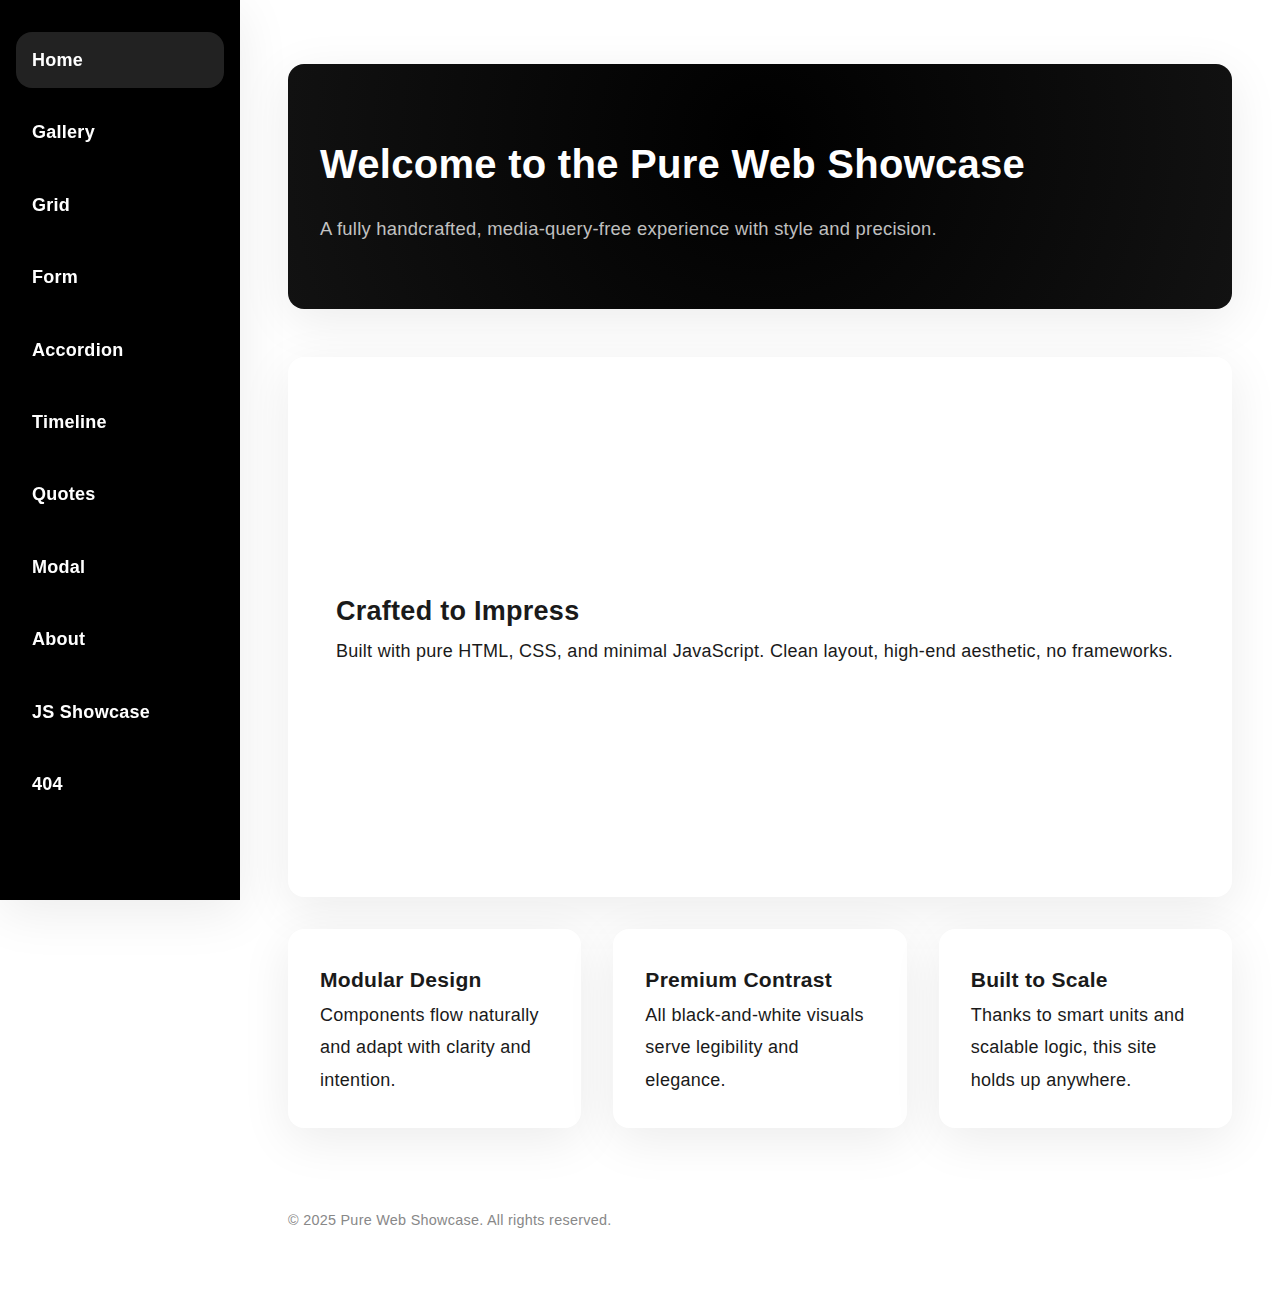
<file: index.html>
<!DOCTYPE html>
<html lang="en">
<head>
  <meta charset="UTF-8" />
  <meta name="viewport" content="width=device-width, initial-scale=1.0" />
  <title>Pure Web Showcase</title>
  <link rel="stylesheet" href="styles.css" />
  <script defer src="scripts.js"></script>
</head>
<body>
  <nav>
    <a href="index.html" class="active">Home</a>
    <a href="gallery.html">Gallery</a>
    <a href="grid.html">Grid</a>
    <a href="form.html">Form</a>
    <a href="accordion.html">Accordion</a>
    <a href="timeline.html">Timeline</a>
    <a href="quotes.html">Quotes</a>
    <a href="modal.html">Modal</a>
    <a href="about.html">About</a>
    <a href="js-showcase.html">JS Showcase</a>
    <a href="404.html">404</a>
  </nav>

  <main>
    <header class="hero">
      <h1>Welcome to the Pure Web Showcase</h1>
      <p>A fully handcrafted, media-query-free experience with style and precision.</p>
    </header>

    <section class="full-screen-center">
      <h2>Crafted to Impress</h2>
      <p>Built with pure HTML, CSS, and minimal JavaScript. Clean layout, high-end aesthetic, no frameworks.</p>
    </section>

    <section class="grid-container">
      <div class="card">
        <h3>Modular Design</h3>
        <p>Components flow naturally and adapt with clarity and intention.</p>
      </div>
      <div class="card">
        <h3>Premium Contrast</h3>
        <p>All black-and-white visuals serve legibility and elegance.</p>
      </div>
      <div class="card">
        <h3>Built to Scale</h3>
        <p>Thanks to smart units and scalable logic, this site holds up anywhere.</p>
      </div>
    </section>

    <footer>
      &copy; 2025 Pure Web Showcase. All rights reserved.
    </footer>
  </main>
</body>
</html>
</file>
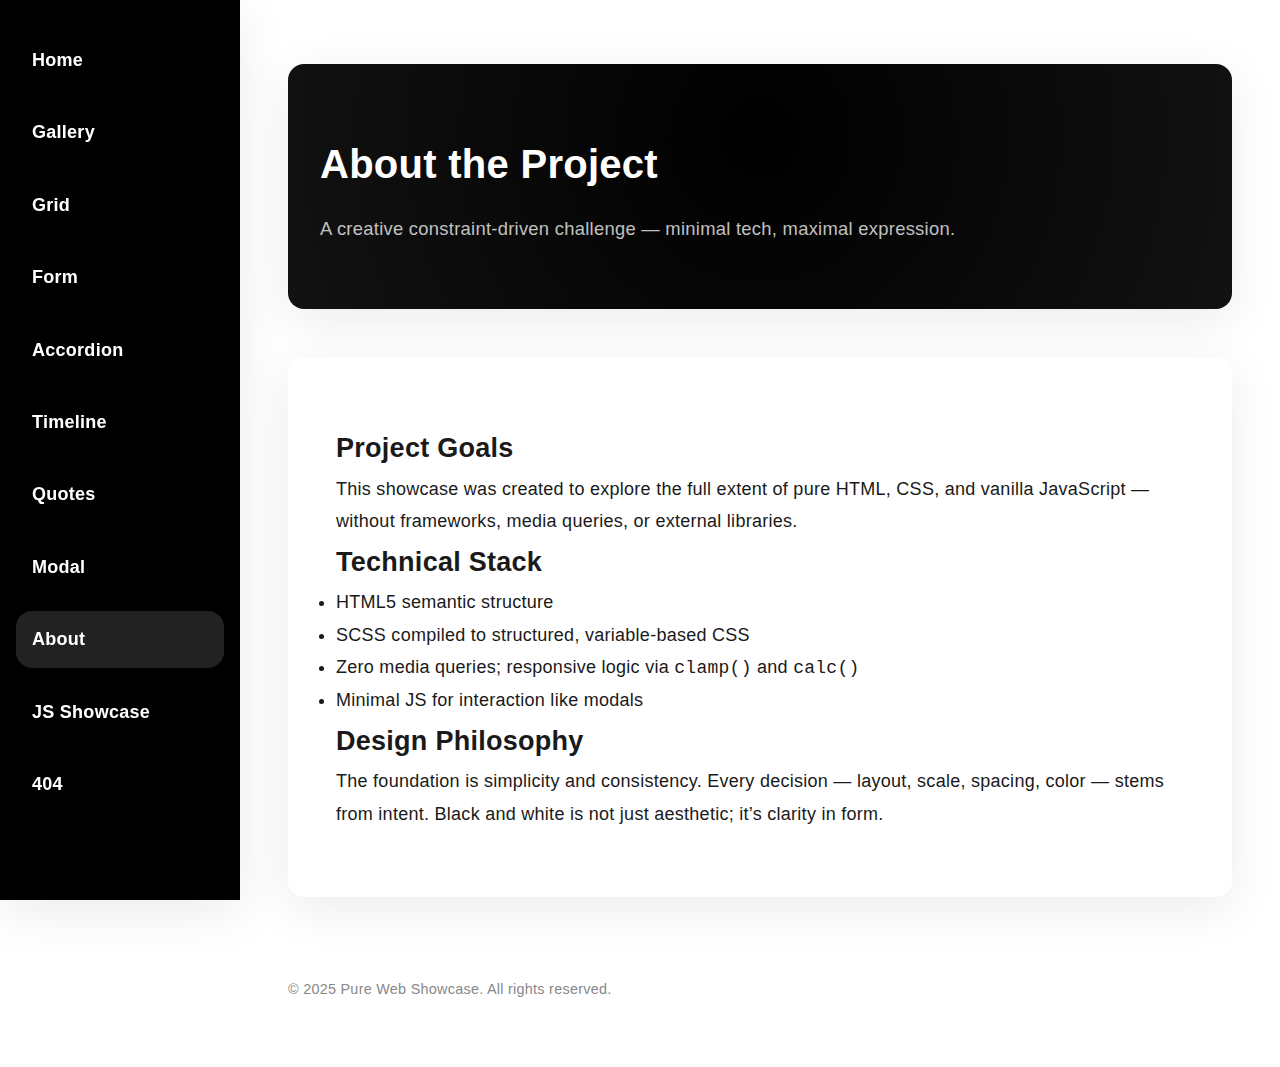
<file: about.html>
<!-- About Page -->
<!DOCTYPE html>
<html lang="en">
<head>
  <meta charset="UTF-8" />
  <meta name="viewport" content="width=device-width, initial-scale=1.0" />
  <title>About – Pure Web Showcase</title>
  <link rel="stylesheet" href="styles.css" />
  <script defer src="scripts.js"></script>
</head>
<body>
  <nav>
    <a href="index.html">Home</a>
    <a href="gallery.html">Gallery</a>
    <a href="grid.html">Grid</a>
    <a href="form.html">Form</a>
    <a href="accordion.html">Accordion</a>
    <a href="timeline.html">Timeline</a>
    <a href="quotes.html">Quotes</a>
    <a href="modal.html">Modal</a>
    <a href="about.html" class="active">About</a>
    <a href="js-showcase.html">JS Showcase</a>
    <a href="404.html">404</a>
  </nav>

  <main>
    <header class="hero">
      <h1>About the Project</h1>
      <p>A creative constraint-driven challenge — minimal tech, maximal expression.</p>
    </header>

    <section class="full-screen-center">
      <h2>Project Goals</h2>
      <p>This showcase was created to explore the full extent of pure HTML, CSS, and vanilla JavaScript — without frameworks, media queries, or external libraries.</p>

      <h2>Technical Stack</h2>
      <ul>
        <li>HTML5 semantic structure</li>
        <li>SCSS compiled to structured, variable-based CSS</li>
        <li>Zero media queries; responsive logic via <code>clamp()</code> and <code>calc()</code></li>
        <li>Minimal JS for interaction like modals</li>
      </ul>

      <h2>Design Philosophy</h2>
      <p>The foundation is simplicity and consistency. Every decision — layout, scale, spacing, color — stems from intent. Black and white is not just aesthetic; it’s clarity in form.</p>
    </section>

    <footer>
      &copy; 2025 Pure Web Showcase. All rights reserved.
    </footer>
  </main>
</body>
</html>
</file>
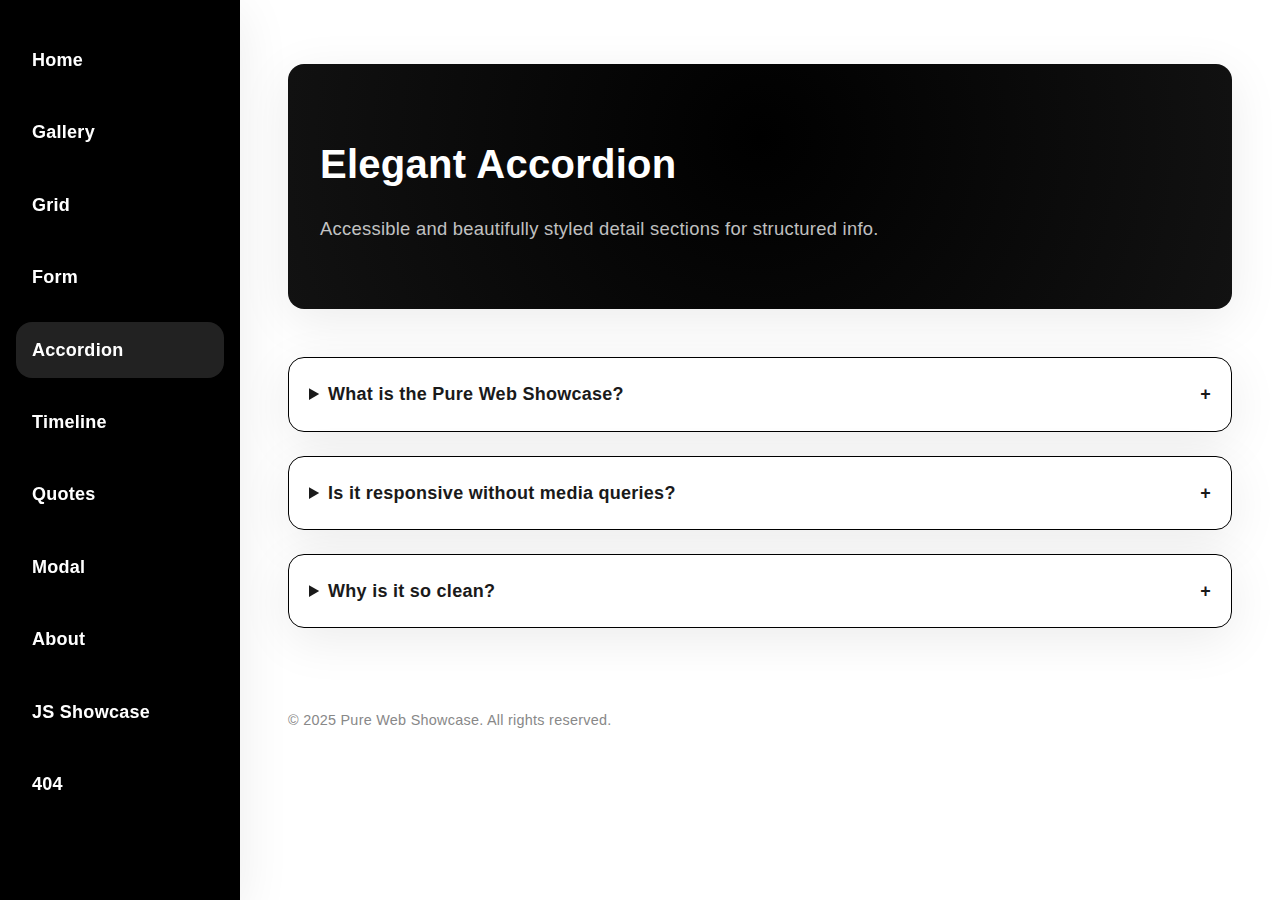
<file: accordion.html>
<!-- Accordion Page -->
<!DOCTYPE html>
<html lang="en">
<head>
  <meta charset="UTF-8" />
  <meta name="viewport" content="width=device-width, initial-scale=1.0" />
  <title>Accordion – Pure Web Showcase</title>
  <link rel="stylesheet" href="styles.css" />
  <script defer src="scripts.js"></script>
</head>
<body>
  <nav>
    <a href="index.html">Home</a>
    <a href="gallery.html">Gallery</a>
    <a href="grid.html">Grid</a>
    <a href="form.html">Form</a>
    <a href="accordion.html" class="active">Accordion</a>
    <a href="timeline.html">Timeline</a>
    <a href="quotes.html">Quotes</a>
    <a href="modal.html">Modal</a>
    <a href="about.html">About</a>
    <a href="js-showcase.html">JS Showcase</a>
    <a href="404.html">404</a>
  </nav>

  <main>
    <header class="hero">
      <h1>Elegant Accordion</h1>
      <p>Accessible and beautifully styled detail sections for structured info.</p>
    </header>

    <section class="accordion">
      <details>
        <summary>What is the Pure Web Showcase?</summary>
        <p>A minimalist, black-and-white design experiment using pure HTML, CSS, and vanilla JavaScript—no frameworks, no media queries.</p>
      </details>
      <details>
        <summary>Is it responsive without media queries?</summary>
        <p>Yes. We use `clamp()`, `flex`, and `grid` with scalable units to support all screen sizes.</p>
      </details>
      <details>
        <summary>Why is it so clean?</summary>
        <p>Design principles emphasize clarity, hierarchy, spacing, and elegant motion—all accomplished with constraints.</p>
      </details>
    </section>

    <footer>
      &copy; 2025 Pure Web Showcase. All rights reserved.
    </footer>
  </main>
</body>
</html>
</file>
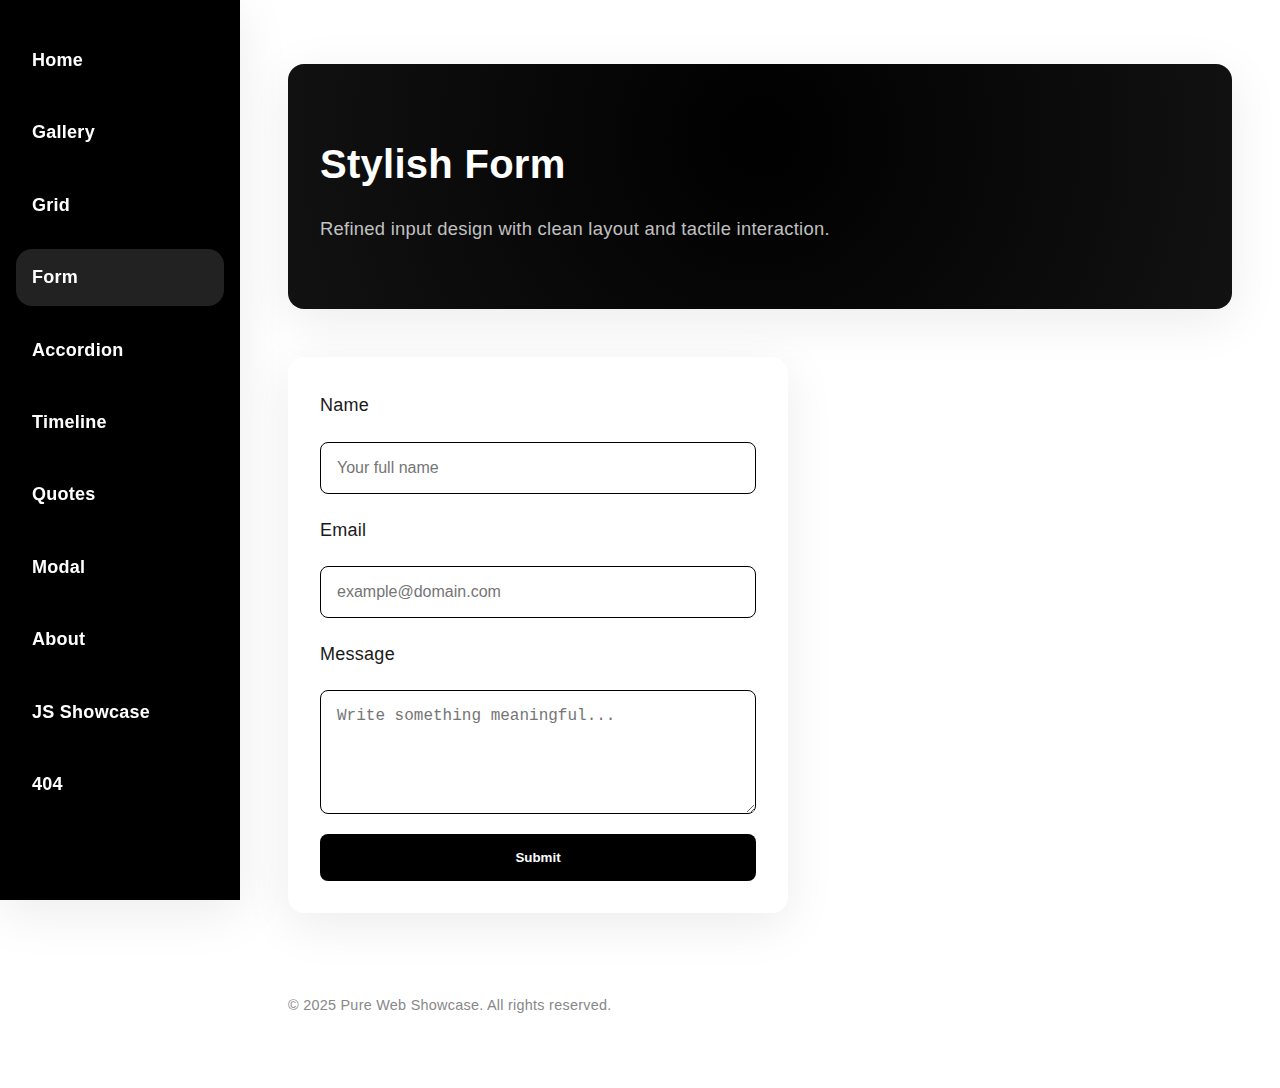
<file: form.html>
<!-- Form Page -->
<!DOCTYPE html>
<html lang="en">
<head>
  <meta charset="UTF-8" />
  <meta name="viewport" content="width=device-width, initial-scale=1.0" />
  <title>Form – Pure Web Showcase</title>
  <link rel="stylesheet" href="styles.css" />
  <script defer src="scripts.js"></script>
</head>
<body>
  <nav>
    <a href="index.html">Home</a>
    <a href="gallery.html">Gallery</a>
    <a href="grid.html">Grid</a>
    <a href="form.html" class="active">Form</a>
    <a href="accordion.html">Accordion</a>
    <a href="timeline.html">Timeline</a>
    <a href="quotes.html">Quotes</a>
    <a href="modal.html">Modal</a>
    <a href="about.html">About</a>
    <a href="js-showcase.html">JS Showcase</a>
    <a href="404.html">404</a>
  </nav>

  <main>
    <header class="hero">
      <h1>Stylish Form</h1>
      <p>Refined input design with clean layout and tactile interaction.</p>
    </header>

    <section class="styled-form">
      <label for="name">Name</label>
      <input type="text" id="name" placeholder="Your full name" />

      <label for="email">Email</label>
      <input type="email" id="email" placeholder="example@domain.com" />

      <label for="message">Message</label>
      <textarea id="message" rows="5" placeholder="Write something meaningful..."></textarea>

      <button type="submit">Submit</button>
    </section>

    <footer>
      &copy; 2025 Pure Web Showcase. All rights reserved.
    </footer>
  </main>
</body>
</html>
</file>
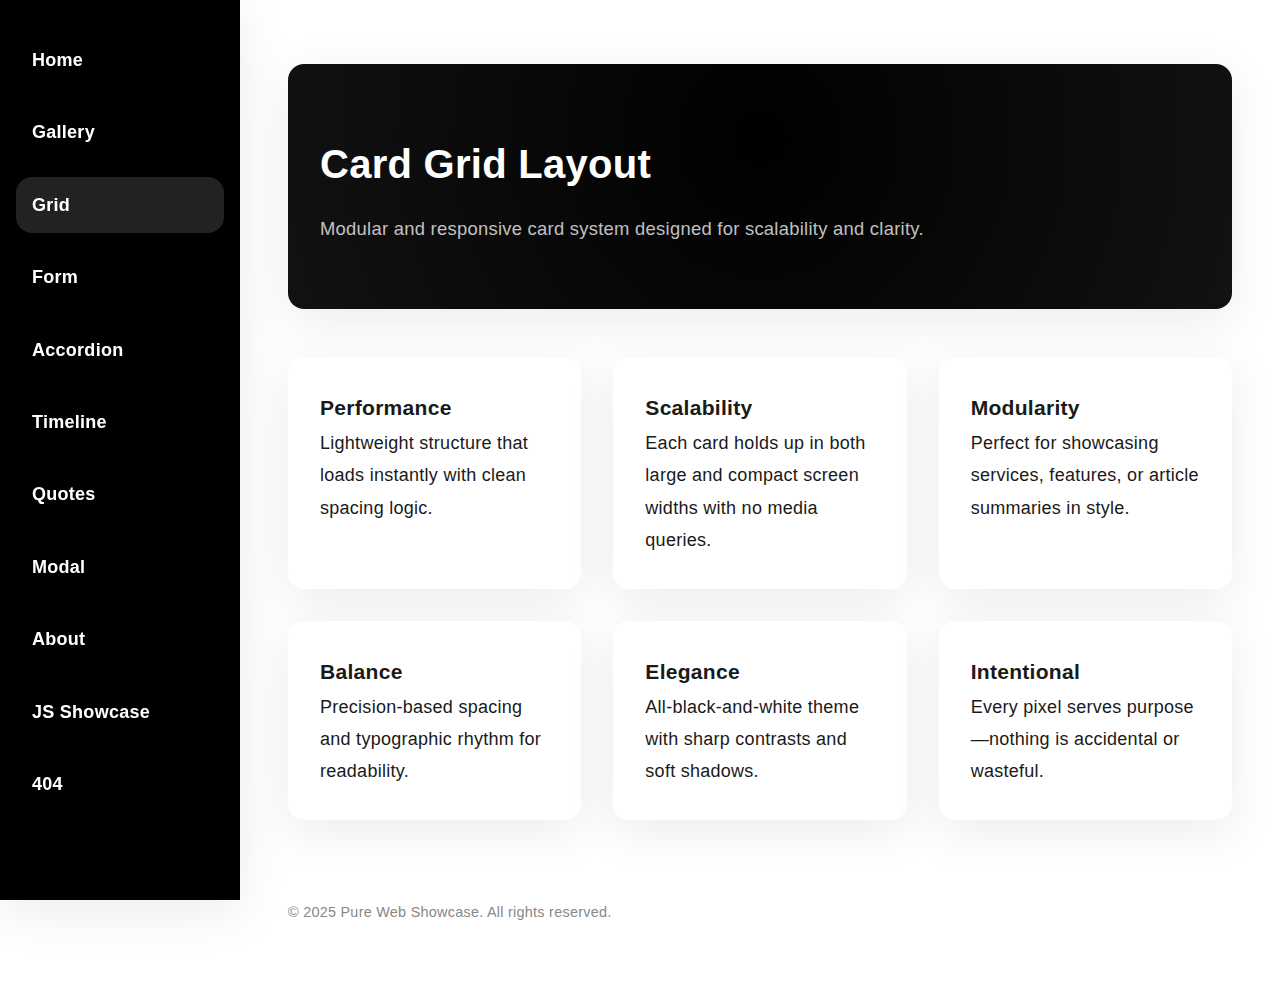
<file: grid.html>
<!-- Grid Page -->
<!DOCTYPE html>
<html lang="en">
<head>
  <meta charset="UTF-8" />
  <meta name="viewport" content="width=device-width, initial-scale=1.0" />
  <title>Grid – Pure Web Showcase</title>
  <link rel="stylesheet" href="styles.css" />
  <script defer src="scripts.js"></script>
</head>
<body>
  <nav>
    <a href="index.html">Home</a>
    <a href="gallery.html">Gallery</a>
    <a href="grid.html" class="active">Grid</a>
    <a href="form.html">Form</a>
    <a href="accordion.html">Accordion</a>
    <a href="timeline.html">Timeline</a>
    <a href="quotes.html">Quotes</a>
    <a href="modal.html">Modal</a>
    <a href="about.html">About</a>
    <a href="js-showcase.html">JS Showcase</a>
    <a href="404.html">404</a>
  </nav>

  <main>
    <header class="hero">
      <h1>Card Grid Layout</h1>
      <p>Modular and responsive card system designed for scalability and clarity.</p>
    </header>

    <section class="grid-container">
      <div class="card">
        <h3>Performance</h3>
        <p>Lightweight structure that loads instantly with clean spacing logic.</p>
      </div>
      <div class="card">
        <h3>Scalability</h3>
        <p>Each card holds up in both large and compact screen widths with no media queries.</p>
      </div>
      <div class="card">
        <h3>Modularity</h3>
        <p>Perfect for showcasing services, features, or article summaries in style.</p>
      </div>
      <div class="card">
        <h3>Balance</h3>
        <p>Precision-based spacing and typographic rhythm for readability.</p>
      </div>
      <div class="card">
        <h3>Elegance</h3>
        <p>All-black-and-white theme with sharp contrasts and soft shadows.</p>
      </div>
      <div class="card">
        <h3>Intentional</h3>
        <p>Every pixel serves purpose—nothing is accidental or wasteful.</p>
      </div>
    </section>

    <footer>
      &copy; 2025 Pure Web Showcase. All rights reserved.
    </footer>
  </main>
</body>
</html>
</file>
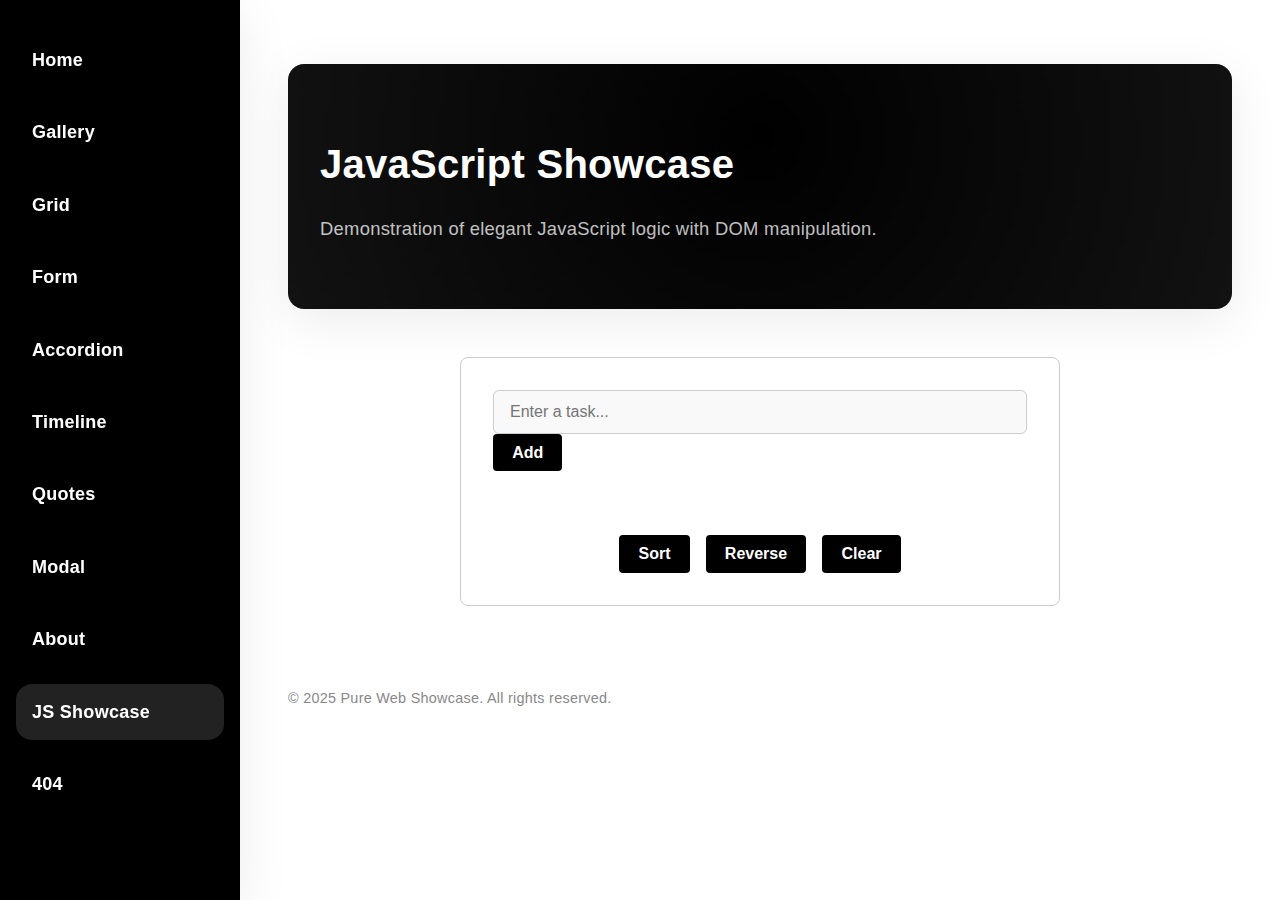
<file: js-showcase.html>
<!-- JS Showcase Page -->
<!DOCTYPE html>
<html lang="en">
<head>
  <meta charset="UTF-8" />
  <meta name="viewport" content="width=device-width, initial-scale=1.0" />
  <title>JS Showcase – Pure Web Showcase</title>
  <link rel="stylesheet" href="styles.css" />
  <script defer src="scripts.js"></script>
</head>
<body>
    <nav>
    <a href="index.html">Home</a>
    <a href="gallery.html">Gallery</a>
    <a href="grid.html">Grid</a>
    <a href="form.html">Form</a>
    <a href="accordion.html">Accordion</a>
    <a href="timeline.html">Timeline</a>
    <a href="quotes.html">Quotes</a>
    <a href="modal.html">Modal</a>
    <a href="about.html">About</a>
    <a href="js-showcase.html" class="active">JS Showcase</a>
    <a href="404.html">404</a>
  </nav>

  <main>
    <header class="hero">
      <h1>JavaScript Showcase</h1>
      <p>Demonstration of elegant JavaScript logic with DOM manipulation.</p>
    </header>

    <section class="js-showcase">
      <div>
        <input type="text" id="task-input" placeholder="Enter a task...">
        <button onclick="addTask()">Add</button>
      </div>
      <ul id="task-list"></ul>

      <div class="controls">
        <button onclick="sortTasks()">Sort</button>
        <button onclick="reverseTasks()">Reverse</button>
        <button onclick="clearTasks()">Clear</button>
      </div>
    </section>

    <footer>
      &copy; 2025 Pure Web Showcase. All rights reserved.
    </footer>
  </main>
</body>
</html>
</file>
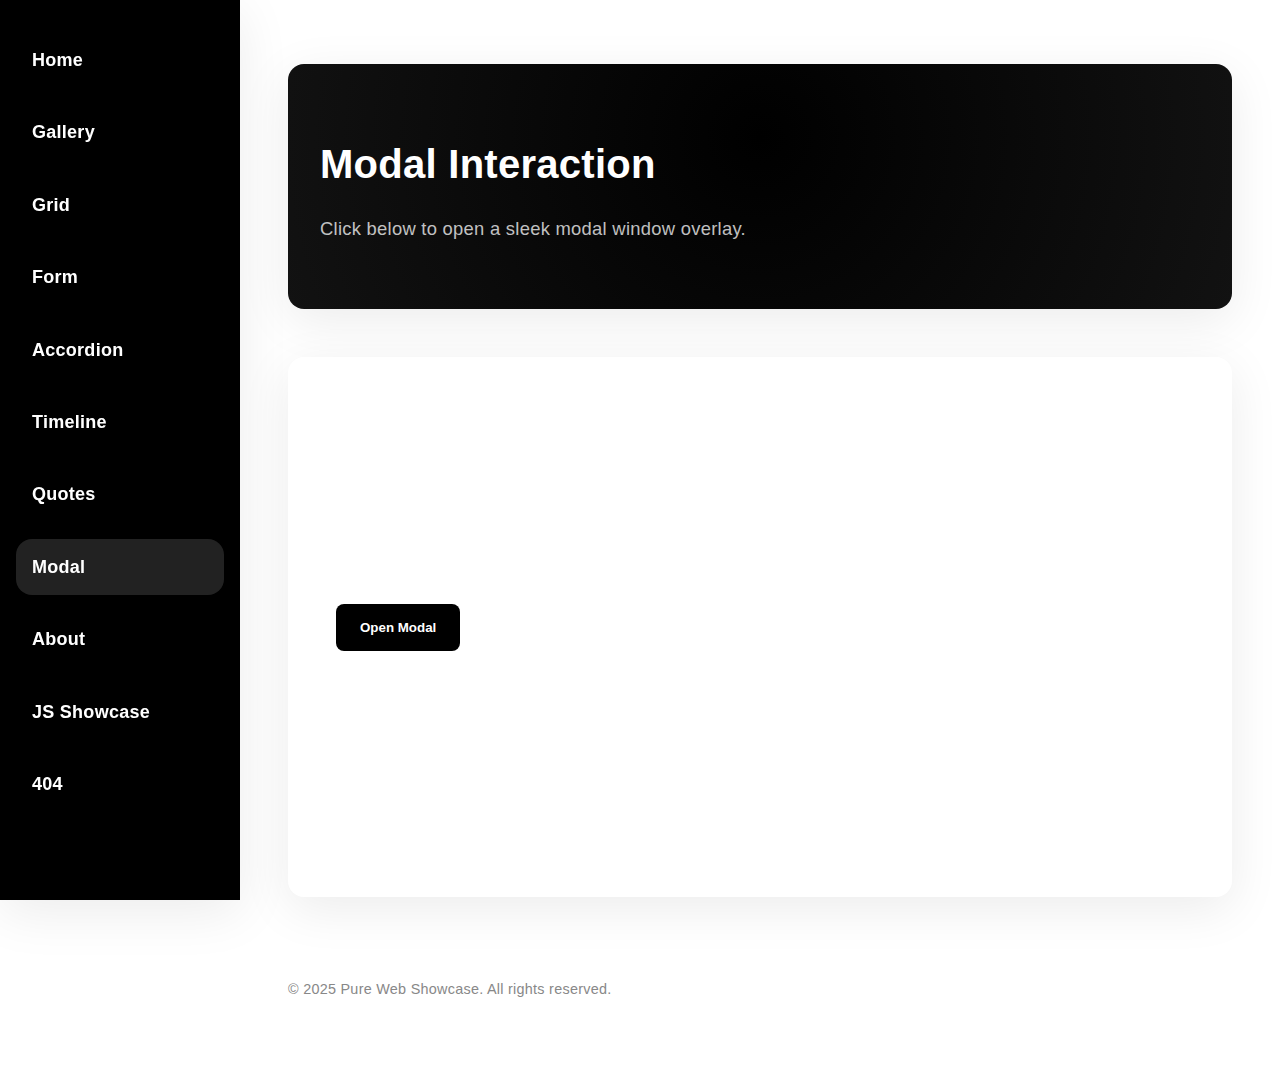
<file: modal.html>
<!-- Modal Page -->
<!DOCTYPE html>
<html lang="en">
<head>
  <meta charset="UTF-8" />
  <meta name="viewport" content="width=device-width, initial-scale=1.0" />
  <title>Modal – Pure Web Showcase</title>
  <link rel="stylesheet" href="styles.css" />
  <script defer src="scripts.js"></script>
</head>
<body>
  <nav>
    <a href="index.html">Home</a>
    <a href="gallery.html">Gallery</a>
    <a href="grid.html">Grid</a>
    <a href="form.html">Form</a>
    <a href="accordion.html">Accordion</a>
    <a href="timeline.html">Timeline</a>
    <a href="quotes.html">Quotes</a>
    <a href="modal.html" class="active">Modal</a>
    <a href="about.html">About</a>
        <a href="js-showcase.html">JS Showcase</a>
    <a href="404.html">404</a>
  </nav>

  <main>
    <header class="hero">
      <h1>Modal Interaction</h1>
      <p>Click below to open a sleek modal window overlay.</p>
    </header>

    <section class="full-screen-center">
      <button onclick="openModal()">Open Modal</button>
    </section>

    <div class="modal-overlay" id="modal" style="display: none">
      <div class="modal">
        <h2>Modal Title</h2>
        <p>This is a stylish modal window. You can close it below.</p>
        <button onclick="closeModal()">Close</button>
      </div>
    </div>

    <footer>
      &copy; 2025 Pure Web Showcase. All rights reserved.
    </footer>
  </main>

  <script>
    function openModal() {
      document.getElementById('modal').style.display = 'flex';
    }
    function closeModal() {
      document.getElementById('modal').style.display = 'none';
    }
  </script>
</body>
</html>
</file>
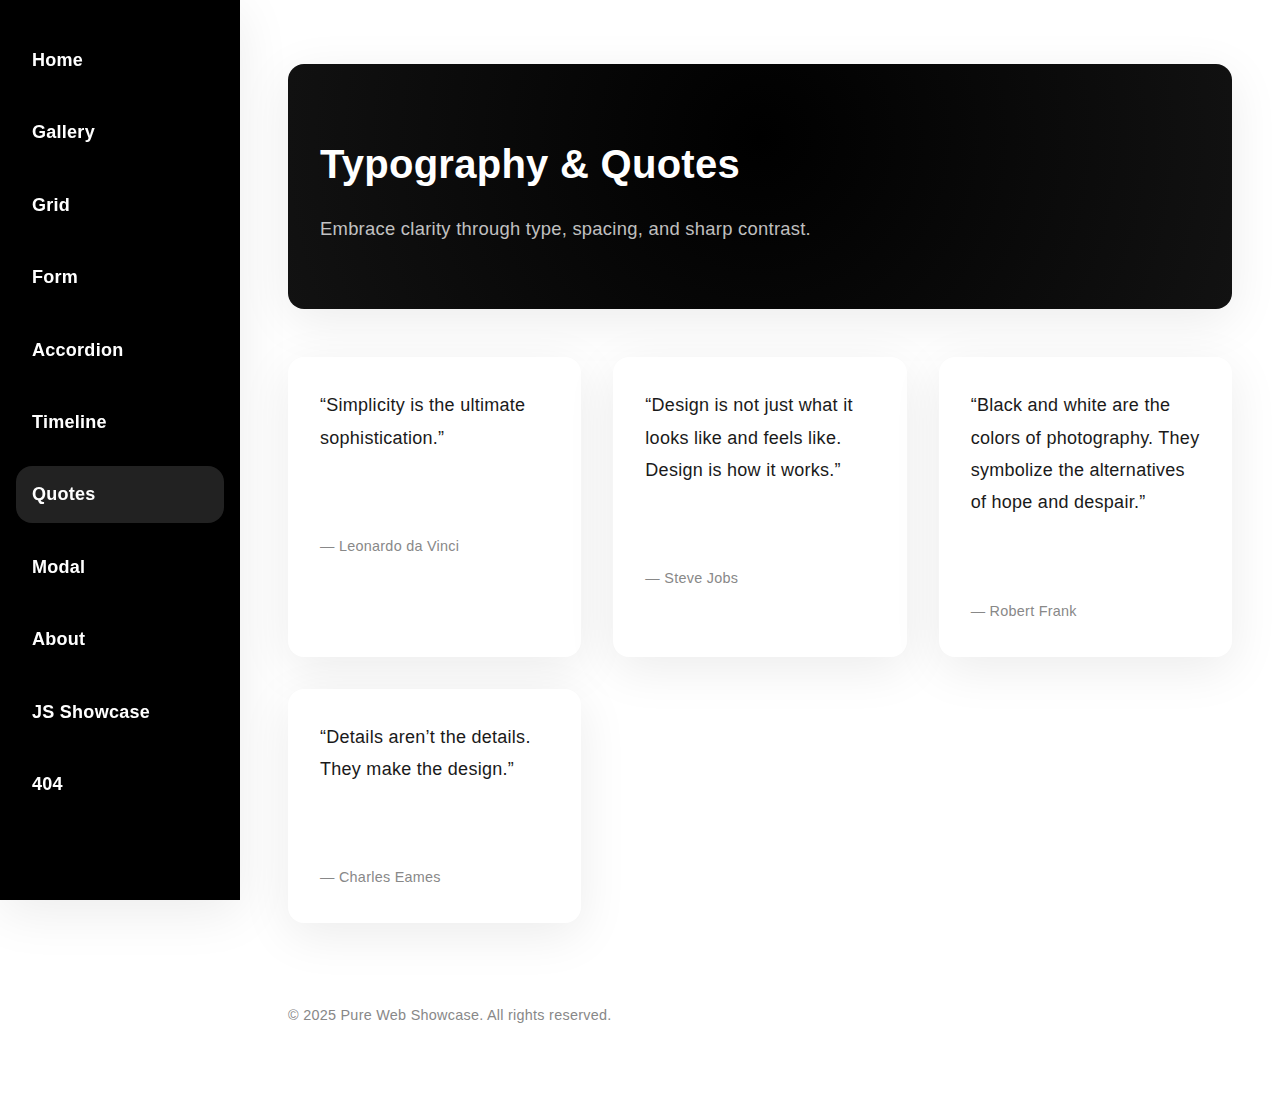
<file: quotes.html>
<!-- Quotes Page -->
<!DOCTYPE html>
<html lang="en">
<head>
  <meta charset="UTF-8" />
  <meta name="viewport" content="width=device-width, initial-scale=1.0" />
  <title>Quotes – Pure Web Showcase</title>
  <link rel="stylesheet" href="styles.css" />
  <script defer src="scripts.js"></script>
</head>
<body>
  <nav>
    <a href="index.html">Home</a>
    <a href="gallery.html">Gallery</a>
    <a href="grid.html">Grid</a>
    <a href="form.html">Form</a>
    <a href="accordion.html">Accordion</a>
    <a href="timeline.html">Timeline</a>
    <a href="quotes.html" class="active">Quotes</a>
    <a href="modal.html">Modal</a>
    <a href="about.html">About</a>
    <a href="js-showcase.html">JS Showcase</a>
    <a href="404.html">404</a>
  </nav>

  <main>
    <header class="hero">
      <h1>Typography & Quotes</h1>
      <p>Embrace clarity through type, spacing, and sharp contrast.</p>
    </header>

    <section class="grid-container">
      <div class="card">
        <blockquote>
          “Simplicity is the ultimate sophistication.”
          <footer>— Leonardo da Vinci</footer>
        </blockquote>
      </div>
      <div class="card">
        <blockquote>
          “Design is not just what it looks like and feels like. Design is how it works.”
          <footer>— Steve Jobs</footer>
        </blockquote>
      </div>
      <div class="card">
        <blockquote>
          “Black and white are the colors of photography. They symbolize the alternatives of hope and despair.”
          <footer>— Robert Frank</footer>
        </blockquote>
      </div>
      <div class="card">
        <blockquote>
          “Details aren’t the details. They make the design.”
          <footer>— Charles Eames</footer>
        </blockquote>
      </div>
    </section>

    <footer>
      &copy; 2025 Pure Web Showcase. All rights reserved.
    </footer>
  </main>
</body>
</html>
</file>
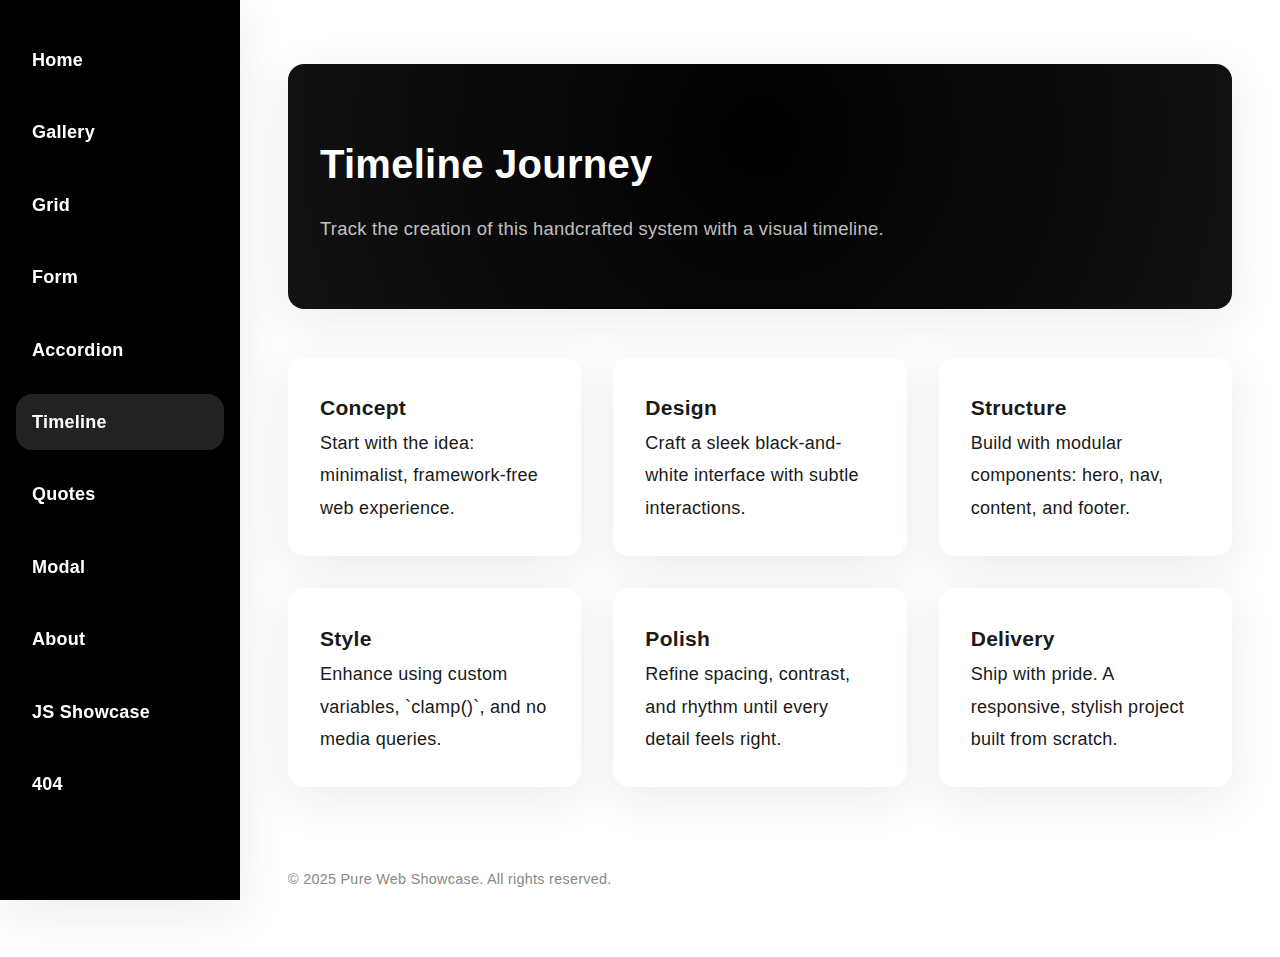
<file: timeline.html>
<!-- Timeline Page -->
<!DOCTYPE html>
<html lang="en">
<head>
  <meta charset="UTF-8" />
  <meta name="viewport" content="width=device-width, initial-scale=1.0" />
  <title>Timeline – Pure Web Showcase</title>
  <link rel="stylesheet" href="styles.css" />
  <script defer src="scripts.js"></script>
</head>
<body>
  <nav>
    <a href="index.html">Home</a>
    <a href="gallery.html">Gallery</a>
    <a href="grid.html">Grid</a>
    <a href="form.html">Form</a>
    <a href="accordion.html">Accordion</a>
    <a href="timeline.html" class="active">Timeline</a>
    <a href="quotes.html">Quotes</a>
    <a href="modal.html">Modal</a>
    <a href="about.html">About</a>
    <a href="js-showcase.html">JS Showcase</a>
    <a href="404.html">404</a>
  </nav>

  <main>
    <header class="hero">
      <h1>Timeline Journey</h1>
      <p>Track the creation of this handcrafted system with a visual timeline.</p>
    </header>

    <section class="grid-container">
      <div class="card">
        <h3>Concept</h3>
        <p>Start with the idea: minimalist, framework-free web experience.</p>
      </div>
      <div class="card">
        <h3>Design</h3>
        <p>Craft a sleek black-and-white interface with subtle interactions.</p>
      </div>
      <div class="card">
        <h3>Structure</h3>
        <p>Build with modular components: hero, nav, content, and footer.</p>
      </div>
      <div class="card">
        <h3>Style</h3>
        <p>Enhance using custom variables, `clamp()`, and no media queries.</p>
      </div>
      <div class="card">
        <h3>Polish</h3>
        <p>Refine spacing, contrast, and rhythm until every detail feels right.</p>
      </div>
      <div class="card">
        <h3>Delivery</h3>
        <p>Ship with pride. A responsive, stylish project built from scratch.</p>
      </div>
    </section>

    <footer>
      &copy; 2025 Pure Web Showcase. All rights reserved.
    </footer>
  </main>
</body>
</html>
</file>
<file: styles.css>
/* styles.css - Artistic Black & White Masterpiece – Sidebar Layout */

:root {
  --bg: #ffffff;
  --fg: #000000;
  --text: #1a1a1a;
  --border: #d1d1d1;
  --muted: #888;
  --radius: 16px;
  --shadow-soft: 0 12px 50px rgba(0, 0, 0, 0.08);
  --font-main: 'Helvetica Neue', Helvetica, Arial, sans-serif;
  --fz-base: clamp(14px, 1vw + 0.8rem, 18px);
  --transition: 0.4s cubic-bezier(0.2, 0.6, 0.3, 1);
  --sidebar-width: 240px;
}

* {
  box-sizing: border-box;
  margin: 0;
  padding: 0;
}

body {
  display: flex;
  background: var(--bg);
  color: var(--text);
  font-family: var(--font-main);
  font-size: var(--fz-base);
  line-height: 1.8;
  overflow-x: hidden;
  letter-spacing: 0.015em;
  min-height: 100vh;
}

nav {
  width: var(--sidebar-width);
  min-height: 100vh;
  background: var(--fg);
  padding: 2rem 1rem;
  display: flex;
  flex-direction: column;
  gap: 1rem;
  position: fixed;
  top: 0;
  left: 0;
  box-shadow: var(--shadow-soft);
  z-index: 10;
}

nav a {
  color: var(--bg);
  font-weight: 600;
  text-decoration: none;
  padding: 0.75rem 1rem;
  border-radius: var(--radius);
  transition: var(--transition);
  position: relative;
  overflow: hidden;
}

nav a:hover,
nav a.active {
  background: #ffffff22;
  color: var(--bg);
}

main {
  margin-left: var(--sidebar-width);
  padding: 4rem 3rem;
  flex: 1;
}

header.hero {
  background: radial-gradient(circle at 50% 30%, #000000, #121212);
  color: var(--bg);
  padding: 4rem 2rem;
  border-radius: var(--radius);
  box-shadow: var(--shadow-soft);
  margin-bottom: 3rem;
}

.hero h1 {
  font-size: 2.5rem;
  font-weight: 800;
  margin-bottom: 0.75rem;
}

.hero p {
  font-size: 1.15rem;
  color: rgba(255, 255, 255, 0.75);
}

.full-screen-center {
  display: flex;
  flex-direction: column;
  justify-content: center;
  align-items: flex-start;
  min-height: 60vh;
  text-align: left;
  background: var(--bg);
  border-radius: var(--radius);
  box-shadow: var(--shadow-soft);
  padding: 3rem;
}

footer {
  text-align: left;
  color: var(--muted);
  margin-top: 5rem;
  font-size: 0.9rem;
}

.gallery {
  display: flex;
  flex-wrap: wrap;
  justify-content: flex-start;
  gap: 2rem;
  margin-top: 2rem;
}

.gallery img {
  width: calc(33.333% - 1.5rem);
  min-width: 200px;
  max-width: 360px;
  border-radius: var(--radius);
  box-shadow: var(--shadow-soft);
  filter: grayscale(100%) contrast(120%);
  transition: transform var(--transition), filter var(--transition);
}

.gallery img:hover {
  transform: scale(1.05);
  filter: grayscale(0%) contrast(140%);
}

.grid-container {
  display: grid;
  grid-template-columns: repeat(auto-fit, minmax(220px, 1fr));
  gap: 2rem;
  margin-top: 2rem;
}

.card {
  background: var(--bg);
  color: var(--text);
  padding: 2rem;
  border-radius: var(--radius);
  box-shadow: var(--shadow-soft);
  transition: transform var(--transition);
  text-align: left;
}

.card:hover {
  transform: translateY(-6px) scale(1.02);
}

.styled-form {
  max-width: 500px;
  padding: 2rem;
  border-radius: var(--radius);
  background: var(--bg);
  box-shadow: var(--shadow-soft);
  display: flex;
  flex-direction: column;
  gap: 1.25rem;
}

input, textarea {
  padding: 1rem;
  border: 1px solid var(--fg);
  border-radius: 8px;
  background: transparent;
  color: var(--text);
  font-size: 1rem;
  transition: border-color 0.2s;
}

input:focus, textarea:focus {
  border-color: var(--text);
  outline: none;
}

button {
  padding: 1rem 1.5rem;
  border: none;
  border-radius: 8px;
  background: var(--fg);
  color: var(--bg);
  font-weight: bold;
  cursor: pointer;
  transition: background var(--transition);
}

button:hover {
  background: #1a1a1a;
}

.accordion details {
  border: 1px solid var(--fg);
  border-radius: var(--radius);
  padding: 1.25rem;
  background: var(--bg);
  box-shadow: var(--shadow-soft);
  margin-bottom: 1.5rem;
}

.accordion summary {
  font-weight: 600;
  cursor: pointer;
  position: relative;
}

.accordion summary::after {
  content: "+";
  position: absolute;
  right: 0;
  font-weight: bold;
}

.accordion[open] summary::after {
  content: "–";
}

.accordion p {
  margin-top: 1rem;
  color: var(--muted);
  font-size: 0.95rem;
}

.js-showcase {
  display: flex;
  flex-direction: column;
  gap: 2rem;
  max-width: 600px;
  margin: 0 auto;
  padding: 2rem;
  background: #fff;
  border: 1px solid #ccc;
  border-radius: 8px;
}

.js-showcase input[type="text"] {
  width: 100%;
  padding: 0.75rem 1rem;
  font-size: 1rem;
  border: 1px solid #ccc;
  border-radius: 6px;
  background-color: #f9f9f9;
  color: #111;
}

.js-showcase button {
  padding: 0.6rem 1.2rem;
  font-size: 1rem;
  background-color: #000;
  color: #fff;
  border: none;
  border-radius: 4px;
  cursor: pointer;
  transition: background-color 0.2s;
}

.js-showcase button:hover {
  background-color: #333;
}

#task-list {
  list-style: none;
  padding: 0;
  margin: 0;
  display: flex;
  flex-direction: column;
  gap: 0.5rem;
}

#task-list li {
  background: #fafafa;
  padding: 0.75rem 1rem;
  border-left: 4px solid #000;
  font-size: 1rem;
  cursor: pointer;
  transition: background 0.2s;
}

#task-list li:hover {
  background: #eee;
}

.controls {
  display: flex;
  gap: 1rem;
  justify-content: center;
}
</file>
